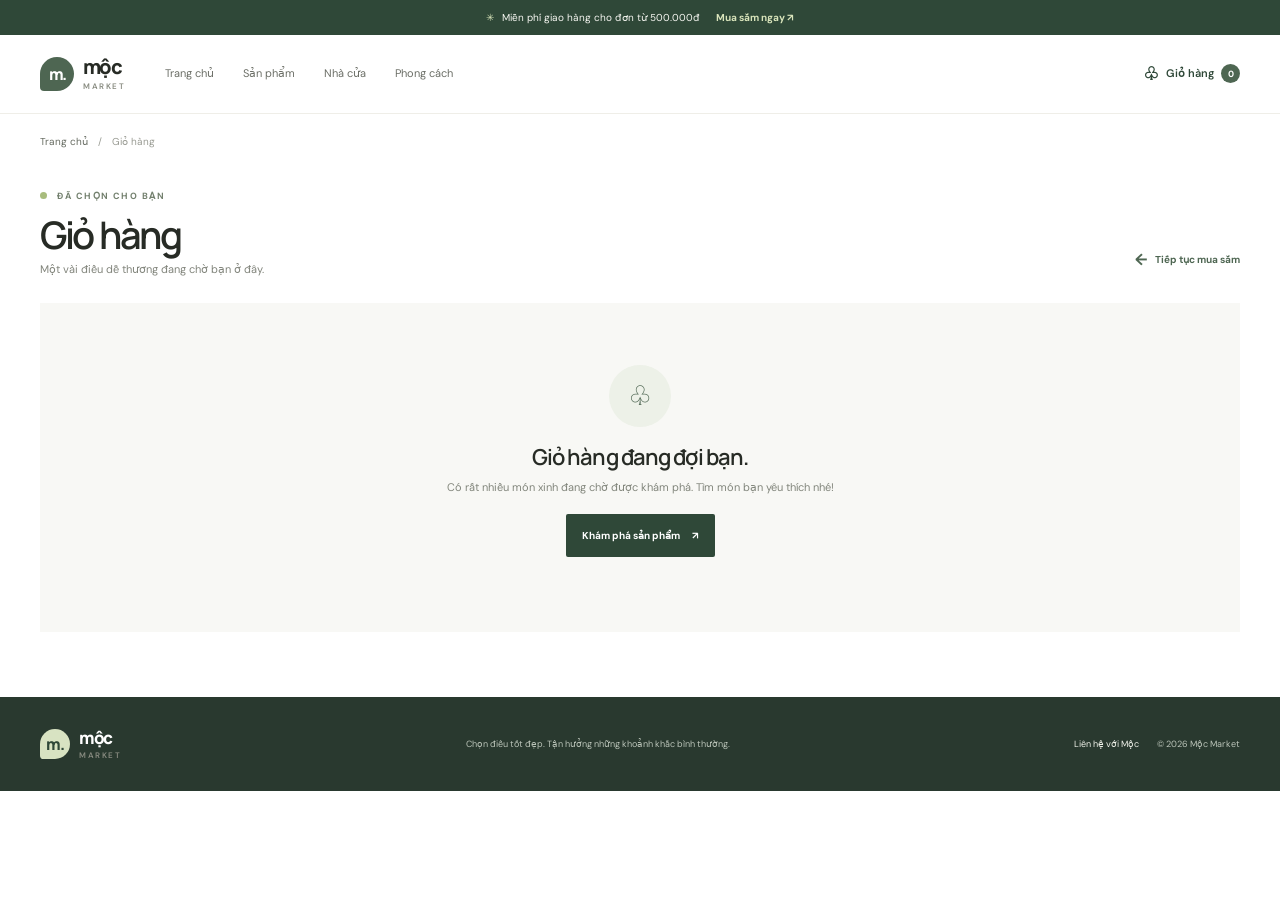
<file: cart.html>
<!doctype html>
<html lang="vi">
<head>
  <meta charset="utf-8">
  <meta name="viewport" content="width=device-width, initial-scale=1">
  <meta name="theme-color" content="#f7f6f2">
  <meta name="description" content="Xem lại và cập nhật những sản phẩm bạn đã chọn tại Mộc Market.">
  <title>Giỏ hàng — Mộc Market</title>
  <link rel="preconnect" href="https://fonts.googleapis.com">
  <link rel="preconnect" href="https://fonts.gstatic.com" crossorigin>
  <link href="https://fonts.googleapis.com/css2?family=DM+Sans:wght@400;500;600;700&family=Manrope:wght@400;500;600;700;800&display=swap" rel="stylesheet">
  <link rel="stylesheet" href="css/cart.css">
  <script defer src="js/cart-page.js"></script>
</head>
<body>
  <div class="announcement"><span>✳</span> Miễn phí giao hàng cho đơn từ 500.000đ <a href="products.html">Mua sắm ngay ↗</a></div>
  <header class="site-header">
    <div class="header-inner">
      <button class="menu-toggle" id="menu-toggle" type="button" aria-label="Mở menu" aria-expanded="false"><span></span><span></span></button>
      <a class="brand" href="index.html" aria-label="Mộc Market - Trang chủ"><span class="brand-mark">m.</span><span>mộc<small>market</small></span></a>
      <nav class="main-nav" id="main-nav" aria-label="Điều hướng chính">
        <a href="index.html">Trang chủ</a><a href="products.html">Sản phẩm</a><a href="products.html?category=Nhà%20cửa">Nhà cửa</a><a href="products.html?category=Thời%20trang">Phong cách</a>
      </nav>
      <a class="cart-link active" href="cart.html" aria-current="page" aria-label="Giỏ hàng"><span aria-hidden="true">♧</span><span class="cart-label">Giỏ hàng</span><b id="header-cart-count">0</b></a>
    </div>
  </header>

  <main class="page-shell">
    <nav class="breadcrumbs" aria-label="Đường dẫn"><a href="index.html">Trang chủ</a><span>/</span><span>Giỏ hàng</span></nav>
    <section class="cart-page">
      <div class="page-heading">
        <div><span class="eyebrow"><i></i> ĐÃ CHỌN CHO BẠN</span><h1>Giỏ hàng <span id="cart-count"></span></h1><p>Một vài điều dễ thương đang chờ bạn ở đây.</p></div>
        <a class="continue-link" href="products.html"><span>←</span> Tiếp tục mua sắm</a>
      </div>
      <div id="cart-content" aria-live="polite"></div>
    </section>

  </main>

  <footer class="site-footer"><div class="footer-inner"><a class="brand footer-brand" href="index.html"><span class="brand-mark">m.</span><span>mộc<small>market</small></span></a><p>Chọn điều tốt đẹp. Tận hưởng những khoảnh khắc bình thường.</p><div><a href="mailto:xinchao@mocmarket.vn">Liên hệ với Mộc</a><span>© 2026 Mộc Market</span></div></div></footer>
  <div class="toast" id="toast" role="status"></div>
</body>
</html>
</file>
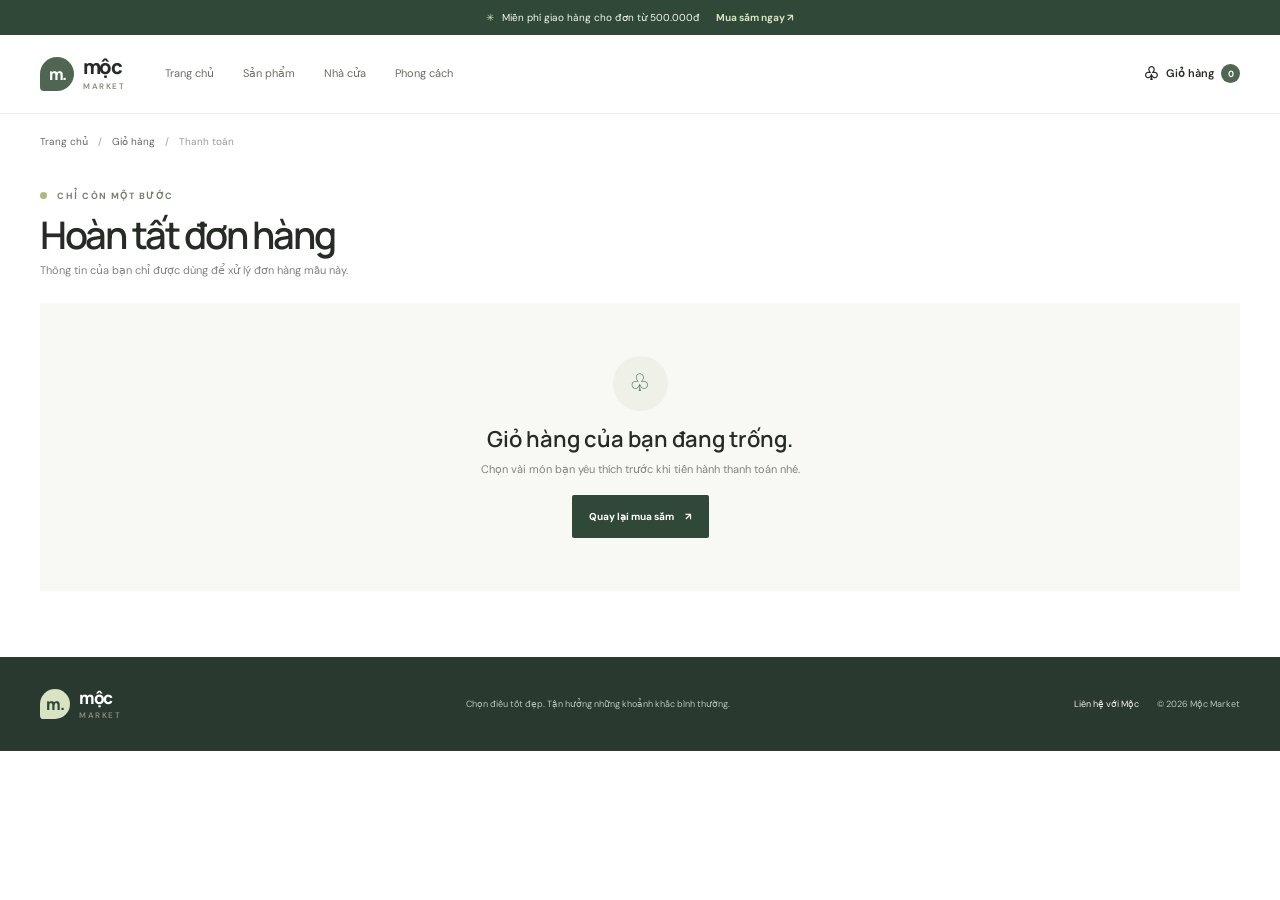
<file: checkout.html>
<!doctype html>
<html lang="vi">
  <head>
    <meta charset="utf-8" />
    <meta name="viewport" content="width=device-width, initial-scale=1" />
    <meta name="theme-color" content="#f7f6f2" />
    <title>Thanh toán — Mộc Market</title>
    <link rel="preconnect" href="https://fonts.googleapis.com" />
    <link rel="preconnect" href="https://fonts.gstatic.com" crossorigin />
    <link
      href="https://fonts.googleapis.com/css2?family=DM+Sans:wght@400;500;600;700&family=Manrope:wght@400;500;600;700;800&display=swap"
      rel="stylesheet"
    />
    <link rel="stylesheet" href="css/checkout.css" />
    <script defer src="js/checkout-page.js"></script>
  </head>
  <body>
    <div class="announcement"><span>✳</span> Miễn phí giao hàng cho đơn từ 500.000đ <a href="products.html">Mua sắm ngay ↗</a></div>
    <header class="site-header">
      <div class="header-inner">
        <button class="menu-toggle" id="menu-toggle" type="button" aria-label="Mở menu" aria-expanded="false"><span></span><span></span></button>
        <a class="brand" href="index.html" aria-label="Mộc Market - Trang chủ"><span class="brand-mark">m.</span><span>mộc<small>market</small></span></a>
        <nav class="main-nav" id="main-nav" aria-label="Điều hướng chính"><a href="index.html">Trang chủ</a><a href="products.html">Sản phẩm</a><a href="products.html?category=Nhà%20cửa">Nhà cửa</a><a href="products.html?category=Thời%20trang">Phong cách</a></nav>
        <a class="cart-link" href="cart.html" aria-label="Giỏ hàng"><span aria-hidden="true">♧</span><span class="cart-label">Giỏ hàng</span><b id="header-cart-count">0</b></a>
      </div>
    </header>
    <main class="page-shell">
      <nav class="breadcrumbs" aria-label="Đường dẫn"><a href="index.html">Trang chủ</a><span>/</span><a href="cart.html">Giỏ hàng</a><span>/</span><span>Thanh toán</span></nav>
      <section class="checkout-page">
        <div class="checkout-heading"><span class="eyebrow"><i></i> CHỈ CÒN MỘT BƯỚC</span><h1>Hoàn tất đơn hàng</h1><p>Thông tin của bạn chỉ được dùng để xử lý đơn hàng mẫu này.</p></div>
        <div id="checkout-content" aria-live="polite"></div>
      </section>
      <section class="order-success" id="order-success" hidden aria-live="polite"></section>
    </main>
    <footer class="site-footer"><div class="footer-inner"><a class="brand footer-brand" href="index.html"><span class="brand-mark">m.</span><span>mộc<small>market</small></span></a><p>Chọn điều tốt đẹp. Tận hưởng những khoảnh khắc bình thường.</p><div><a href="mailto:xinchao@mocmarket.vn">Liên hệ với Mộc</a><span>© 2026 Mộc Market</span></div></div></footer>
    <div class="toast" id="toast" role="status"></div>
  </body>
</html>
</file>
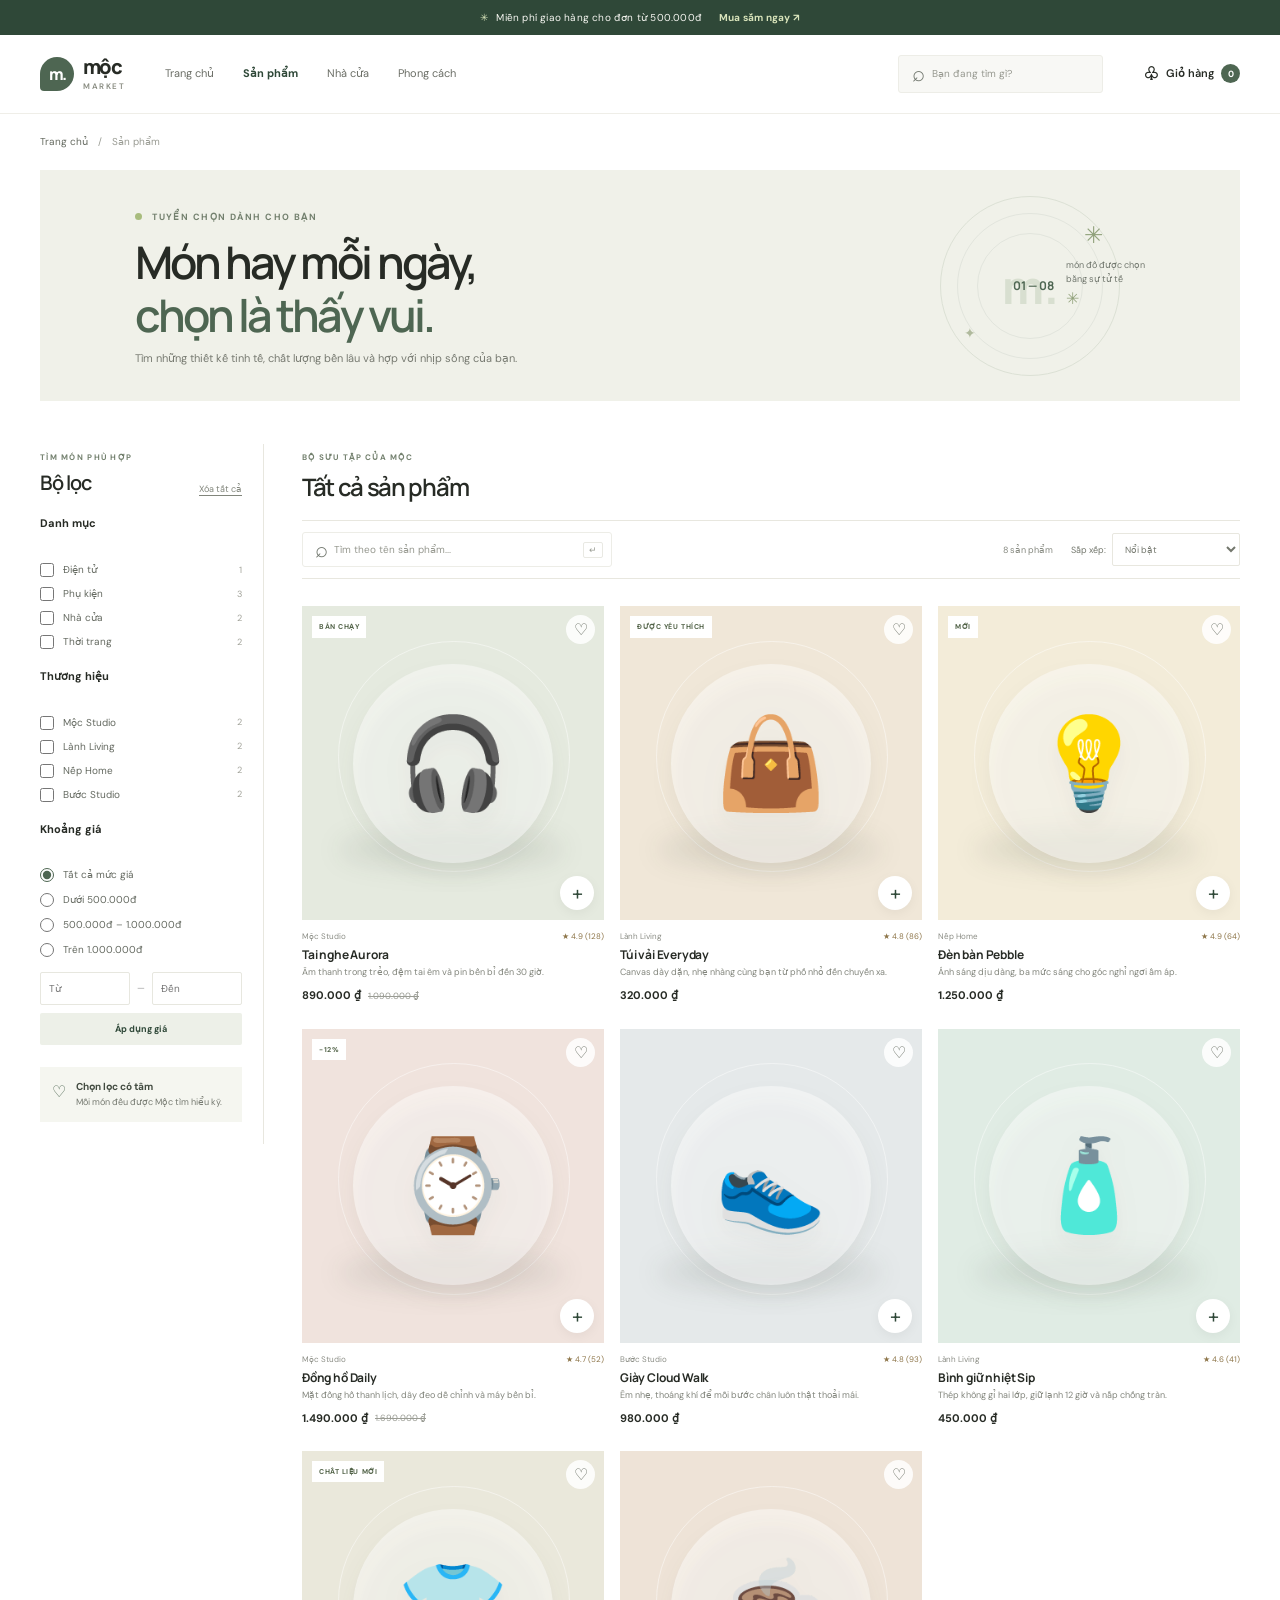
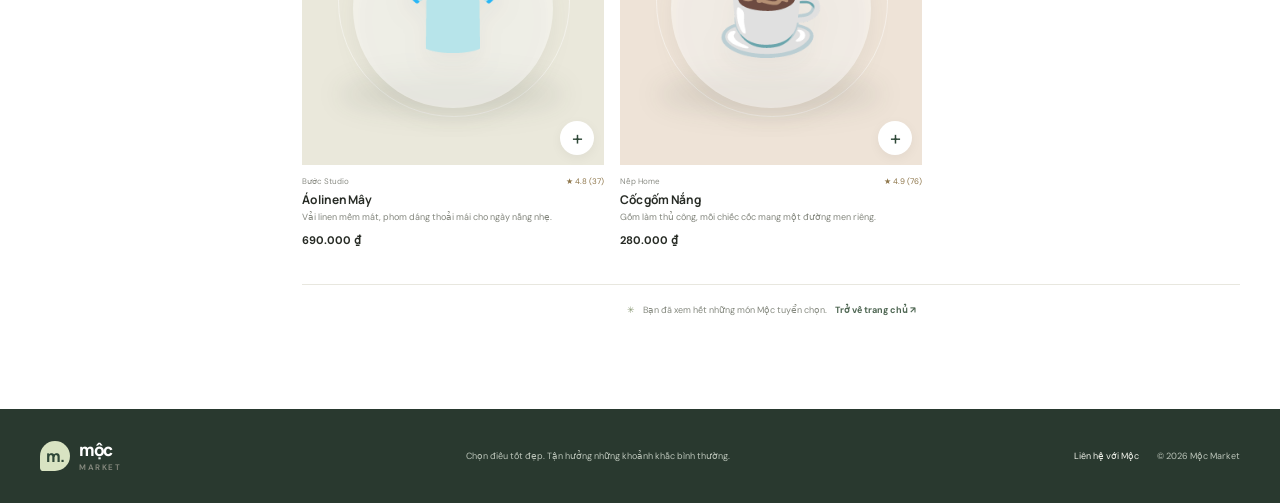
<file: products.html>
<!doctype html>
<html lang="vi">
<head>
  <meta charset="utf-8">
  <meta name="viewport" content="width=device-width, initial-scale=1">
  <meta name="theme-color" content="#f7f6f2">
  <meta name="description" content="Khám phá các sản phẩm được tuyển chọn tại Mộc Market. Lọc theo danh mục, thương hiệu, giá và đánh giá.">
  <title>Sản phẩm được tuyển chọn — Mộc Market</title>
  <link rel="preconnect" href="https://fonts.googleapis.com">
  <link rel="preconnect" href="https://fonts.gstatic.com" crossorigin>
  <link href="https://fonts.googleapis.com/css2?family=DM+Sans:wght@400;500;600;700&family=Manrope:wght@400;500;600;700;800&display=swap" rel="stylesheet">
  <link rel="stylesheet" href="css/products.css">
  <script defer src="js/products-page.js"></script>
</head>
<body>
  <div class="announcement"><span>✳</span> Miễn phí giao hàng cho đơn từ 500.000đ <a href="#catalog">Mua sắm ngay ↗</a></div>
  <header class="site-header">
    <div class="header-inner">
      <button class="menu-toggle" id="menu-toggle" type="button" aria-label="Mở menu" aria-expanded="false"><span></span><span></span></button>
      <a class="brand" href="index.html" aria-label="Mộc Market - Trang chủ"><span class="brand-mark">m.</span><span>mộc<small>market</small></span></a>
      <nav class="main-nav" id="main-nav" aria-label="Điều hướng chính">
        <a href="index.html">Trang chủ</a><a class="active" href="products.html" aria-current="page">Sản phẩm</a><a href="products.html?category=Nhà%20cửa">Nhà cửa</a><a href="products.html?category=Thời%20trang">Phong cách</a>
      </nav>
      <form class="header-search" id="header-search" role="search"><button type="submit" aria-label="Tìm kiếm">⌕</button><input type="search" name="q" placeholder="Bạn đang tìm gì?" aria-label="Tìm kiếm sản phẩm"></form>
      <a class="cart-link" href="cart.html" aria-label="Giỏ hàng"><span aria-hidden="true">♧</span><span class="cart-label">Giỏ hàng</span><b id="cart-count">0</b></a>
    </div>
  </header>

  <main>
    <div class="breadcrumbs"><a href="index.html">Trang chủ</a><span>/</span><span>Sản phẩm</span></div>
    <section class="catalog-hero">
      <div class="catalog-hero-copy"><span class="eyebrow"><i></i> TUYỂN CHỌN DÀNH CHO BẠN</span><h1>Món hay mỗi ngày,<br><em>chọn là thấy vui.</em></h1><p>Tìm những thiết kế tinh tế, chất lượng bền lâu và hợp với nhịp sống của bạn.</p></div>
      <div class="hero-note"><span>01 — 08</span><span>món đồ được chọn<br>bằng sự tử tế</span><i>✳</i></div>
      <div class="hero-decoration" aria-hidden="true"><span>✳</span><span>✦</span><span>m.</span></div>
    </section>

    <section class="shop-layout" id="catalog" aria-label="Danh mục sản phẩm">
      <aside class="filter-panel" id="filter-panel">
        <div class="filter-top"><div><span class="eyebrow">TÌM MÓN PHÙ HỢP</span><h2>Bộ lọc</h2></div><button type="button" class="clear-filters" id="clear-filters">Xóa tất cả</button></div>
        <fieldset><legend>Danh mục</legend><div class="filter-list" id="category-options"></div></fieldset>
        <fieldset><legend>Thương hiệu</legend><div class="filter-list" id="brand-options"></div></fieldset>
        <fieldset><legend>Khoảng giá</legend>
          <label class="price-preset"><input type="radio" name="price" value="all" checked><span>Tất cả mức giá</span></label>
          <label class="price-preset"><input type="radio" name="price" value="under500"><span>Dưới 500.000đ</span></label>
          <label class="price-preset"><input type="radio" name="price" value="500to1000"><span>500.000đ – 1.000.000đ</span></label>
          <label class="price-preset"><input type="radio" name="price" value="over1000"><span>Trên 1.000.000đ</span></label>
          <div class="price-custom"><label><span class="sr-only">Giá thấp nhất</span><input id="min-price" type="number" min="0" placeholder="Từ"></label><span>—</span><label><span class="sr-only">Giá cao nhất</span><input id="max-price" type="number" min="0" placeholder="Đến"></label></div>
          <button class="apply-price" id="apply-price" type="button">Áp dụng giá</button>
        </fieldset>
        <div class="filter-promise"><span>♡</span><p><strong>Chọn lọc có tâm</strong><br>Mỗi món đều được Mộc tìm hiểu kỹ.</p></div>
      </aside>

      <div class="catalog-main">
        <div class="catalog-heading">
          <div><span class="eyebrow">BỘ SƯU TẬP CỦA MỘC</span><h2>Tất cả sản phẩm</h2></div>
          <button class="mobile-filter-button" id="mobile-filter-button" type="button" aria-expanded="false">☷ <span>Bộ lọc</span></button>
        </div>
        <div class="catalog-tools">
          <form class="catalog-search" id="catalog-search"><button type="submit" aria-label="Tìm kiếm">⌕</button><input id="search-input" type="search" placeholder="Tìm theo tên sản phẩm..." aria-label="Tìm theo tên sản phẩm"><kbd>↵</kbd></form>
          <div class="toolbar-right"><span id="result-count" aria-live="polite"></span><label class="sort-control"><span>Sắp xếp:</span><select id="sort-products" aria-label="Sắp xếp sản phẩm"><option value="featured">Nổi bật</option><option value="price-asc">Giá: thấp đến cao</option><option value="price-desc">Giá: cao đến thấp</option><option value="rating">Đánh giá cao nhất</option><option value="name">Tên A – Z</option></select></label></div>
        </div>
        <div id="active-filters" class="active-filters" aria-live="polite"></div>
        <div class="product-grid" id="product-grid"></div>
        <div class="empty-state" id="empty-state" hidden><span>⌕</span><h2>Chưa tìm thấy món phù hợp</h2><p>Thử thay đổi từ khóa hoặc bỏ bớt bộ lọc nhé.</p><button class="button button-dark" id="reset-empty" type="button">Xóa bộ lọc</button></div>
        <div class="catalog-end" id="catalog-end"><span>✳</span><p>Bạn đã xem hết những món Mộc tuyển chọn.</p><a href="index.html">Trở về trang chủ ↗</a></div>
      </div>
    </section>
  </main>

  <footer class="site-footer"><div class="footer-inner"><a class="brand footer-brand" href="index.html"><span class="brand-mark">m.</span><span>mộc<small>market</small></span></a><p>Chọn điều tốt đẹp. Tận hưởng những khoảnh khắc bình thường.</p><div><a href="mailto:xinchao@mocmarket.vn">Liên hệ với Mộc</a><span>© 2026 Mộc Market</span></div></div></footer>
  <div class="toast" id="toast" role="status" aria-live="polite"></div>
</body>
</html>
</file>
<file: css/cart.css>
:root{--ink:#272b25;--muted:#777b71;--line:#e8e7df;--green:#4e6652;--dark:#2f4838;--font:"DM Sans",sans-serif;--display:"Manrope",sans-serif}
*{box-sizing:border-box}html{scroll-behavior:smooth}body{margin:0;color:var(--ink);background:#fff;font:14px/1.6 var(--font);-webkit-font-smoothing:antialiased}a{color:inherit;text-decoration:none}button,input,select,textarea{color:inherit;font:inherit}button{cursor:pointer}[hidden]{display:none!important}
.announcement{min-height:35px;display:flex;align-items:center;justify-content:center;gap:8px;padding:5px 10px;color:#f8f8f3;background:var(--dark);font-size:10px}.announcement>span{color:#d9e4bb}.announcement a{margin-left:8px;color:#d9e4bb;font-weight:700}
.site-header{position:relative;z-index:4;border-bottom:1px solid #efeee8;background:#fff}.header-inner{width:min(1200px,calc(100% - 64px));height:78px;display:flex;align-items:center;gap:40px;margin:auto}.brand{display:inline-flex;align-items:center;gap:9px;flex:none;font:800 20px/1 var(--display);letter-spacing:-.08em}.brand-mark{width:34px;height:34px;display:grid;place-items:center;border-radius:50% 50% 50% 12%;background:var(--green);color:white;font-size:16px}.brand small{display:block;margin-top:4px;color:#888b80;font:600 8px var(--font);letter-spacing:.19em;text-transform:uppercase}.main-nav{display:flex;align-items:center;gap:29px;margin-right:auto}.main-nav a{color:#6b6e66;font-size:11px;transition:color .2s}.main-nav a:hover,.main-nav a.active,.cart-link.active{color:var(--dark)}.main-nav a.active{font-weight:700}.cart-link{display:flex;align-items:center;gap:7px;white-space:nowrap;font-size:11px;font-weight:600}.cart-link>span:first-child{font-size:18px}.cart-link b{min-width:19px;height:19px;display:grid;place-items:center;padding:0 4px;border-radius:50%;background:var(--green);color:white;font-size:9px}.menu-toggle{display:none}
.page-shell{width:min(1200px,calc(100% - 64px));min-height:55vh;margin:auto}.breadcrumbs{display:flex;gap:10px;padding:20px 0;color:#999b93;font-size:10px}.breadcrumbs a{color:#656a60}.cart-page{padding:13px 0 65px}.page-heading{display:flex;align-items:end;justify-content:space-between;gap:20px;margin-bottom:24px}.eyebrow{color:#73806e;font-size:9px;font-weight:700;letter-spacing:.16em}.eyebrow i{display:inline-block;width:7px;height:7px;margin-right:7px;border-radius:50%;background:#a8bc7d}.page-heading h1{margin:7px 0 3px;font:600 clamp(29px,4vw,38px)/1.2 var(--display);letter-spacing:-.06em}.page-heading h1 span{color:#989d91;font:500 15px var(--font);letter-spacing:0}.page-heading p,.checkout-heading p{margin:0;color:#81847b;font-size:11px}.continue-link{display:flex;align-items:center;gap:8px;padding-bottom:6px;color:var(--green);font-size:10px;font-weight:700}.continue-link span{font-size:16px}
.cart-layout{display:grid;grid-template-columns:minmax(0,1fr) 300px;align-items:start;gap:35px}.cart-table-head{display:grid;grid-template-columns:minmax(190px,1fr) 105px 116px 105px;gap:12px;padding:11px 0;color:#81847b;border-bottom:1px solid var(--line);font-size:9px}.cart-row{min-height:116px;display:grid;grid-template-columns:72px minmax(110px,1fr) 105px 116px 105px;align-items:center;gap:12px;border-bottom:1px solid var(--line)}.item-image{width:70px;height:74px;display:grid;place-items:center;overflow:hidden;background:var(--tone,#edf0e8)}.item-image span{font-size:34px}.item-info{display:flex;flex-direction:column;align-items:flex-start}.item-name{font:700 11px var(--display)}.item-brand{margin-top:3px;color:#898c83;font-size:9px}.remove-item{margin-top:6px;padding:0;color:#8a8d83;background:none;border:0;font-size:9px;text-decoration:underline;text-underline-offset:2px}.item-price,.item-total{font-size:10px}.item-total{font-weight:700}.quantity-control{height:31px;width:max-content;display:flex;align-items:center;border:1px solid var(--line)}.quantity-control button{width:29px;height:100%;color:#5c6258;background:transparent;border:0;font-size:14px}.quantity-control input{width:24px;padding:0;text-align:center;background:transparent;border:0;outline:0;font-size:10px}
.order-summary{padding:20px;background:#f7f7f3}.order-summary h2{margin:0 0 16px;font:700 15px var(--display)}.summary-line,.summary-total{display:flex;align-items:center;justify-content:space-between;gap:10px;padding:8px 0;color:#73776e;font-size:10px}.summary-total{margin-top:7px;padding-top:14px;color:var(--ink);border-top:1px solid #e0e1da}.summary-total strong{font-size:16px}.summary-note{margin:0 0 13px;color:#90938b;font-size:8px}.promo-form{display:flex;gap:5px;margin:14px 0 16px}.promo-form input{width:100%;min-width:0;height:33px;padding:0 8px;outline-color:var(--green);border:1px solid var(--line);font-size:9px}.promo-form button{padding:0 9px;color:var(--dark);background:#edf0e8;border:0;font-size:9px;font-weight:700}.button{min-height:43px;display:inline-flex;align-items:center;justify-content:center;gap:12px;padding:0 15px;border:1px solid transparent;border-radius:2px;font-size:10px;font-weight:700}.button-dark{color:#fff;background:var(--dark)}.button-dark:hover{background:#233b2d}.button-outline{color:var(--dark);background:#fff;border-color:#dfe0d8}.checkout-button{width:100%;justify-content:space-between}.secure-note{margin:13px 0 0;color:#83887f;text-align:center;font-size:8px}.shipping-progress{margin:15px 0;padding:11px;background:#eef2e9;color:#697663;font-size:9px}.shipping-progress strong{color:#415841}.progress-track{height:4px;margin-top:8px;overflow:hidden;background:#dfe5d8;border-radius:8px}.progress-track span{height:100%;display:block;background:#779071;border-radius:8px;transition:width .25s}
.empty-cart{padding:62px 15px 75px;text-align:center;background:#f8f8f5}.empty-icon{width:62px;height:62px;display:grid;place-items:center;margin:0 auto 15px;border-radius:50%;background:#edf1e8;color:var(--green);font-size:27px}.empty-cart h2{margin:0 0 7px;font:600 22px var(--display);letter-spacing:-.04em}.empty-cart p{max-width:390px;margin:0 auto 18px;color:#82867c;font-size:11px}.empty-cart .button{width:auto}
.checkout-section{margin:0 0 70px;padding:28px clamp(17px,4vw,42px);background:#f7f8f4}.checkout-heading{margin-bottom:19px}.checkout-heading h2{margin:5px 0;font:600 23px var(--display);letter-spacing:-.05em}.checkout-form{display:grid;grid-template-columns:1fr 1fr;gap:13px}.checkout-form>label{display:grid;align-content:start;gap:5px;color:#555b51;font-size:10px;font-weight:600}.checkout-form>label span{color:#8b8e86;font-weight:400}.checkout-form input:not([type=radio]),.checkout-form textarea{width:100%;min-height:39px;padding:9px 10px;outline-color:var(--green);background:#fff;border:1px solid #e3e5dd;border-radius:2px;font-size:10px;font-weight:400}.checkout-form textarea{resize:vertical}.form-full{grid-column:1/-1}.payment-options{display:grid;grid-template-columns:1fr 1fr;gap:9px;margin:4px 0 0;padding:0;border:0}.payment-options legend{margin-bottom:8px;font-size:10px;font-weight:700}.payment-options label{min-height:58px;display:flex;align-items:center;gap:9px;padding:9px;background:#fff;border:1px solid var(--line);cursor:pointer}.payment-options input{accent-color:var(--green)}.payment-options strong,.payment-options small{display:block}.payment-options strong{font-size:9px}.payment-options small{margin-top:2px;color:#868a81;font-size:8px}.checkout-actions{display:flex;justify-content:flex-end;gap:9px;margin-top:4px}.order-success{max-width:610px;margin:22px auto 75px;padding:42px 22px;text-align:center;background:#f5f7f1}.success-icon{width:52px;height:52px;display:grid;place-items:center;margin:0 auto 14px;border-radius:50%;background:var(--green);color:#fff;font-size:22px}.order-success h2{margin:7px 0;font:600 28px var(--display)}.order-success p{max-width:440px;margin:0 auto 17px;color:#777c71;font-size:11px}.toast{position:fixed;z-index:8;right:20px;bottom:20px;max-width:calc(100% - 40px);padding:12px 17px;color:#fff;background:var(--dark);box-shadow:0 8px 28px #0002;opacity:0;pointer-events:none;transform:translateY(8px);transition:opacity .2s,transform .2s;font-size:11px}.toast.is-visible{opacity:1;transform:translateY(0)}
.site-footer{color:#e9ede6;background:#29392f}.footer-inner{width:min(1200px,calc(100% - 64px));min-height:94px;display:flex;align-items:center;justify-content:space-between;gap:20px;margin:auto}.footer-brand{color:#fff;font-size:17px}.footer-brand .brand-mark{width:30px;height:30px;color:var(--dark);background:#d8e3c2}.footer-inner>p{margin:0;color:#bbc4b9;font-size:9px}.footer-inner>div{display:flex;gap:18px;color:#bbc4b9;font-size:9px}.footer-inner>div a{color:#f1f3eb}
@media(max-width:930px){.header-inner{gap:23px}.main-nav{gap:17px}.cart-layout{grid-template-columns:minmax(0,1fr) 260px;gap:20px}.cart-table-head{grid-template-columns:minmax(145px,1fr) 83px 98px 82px;gap:7px}.cart-row{grid-template-columns:60px minmax(95px,1fr) 83px 98px 82px;gap:7px}.item-image{width:58px;height:62px}.item-price,.item-total{font-size:9px}}
@media(max-width:680px){.announcement{min-height:34px;font-size:8px}.header-inner{width:calc(100% - 32px);height:64px;gap:12px}.menu-toggle{width:26px;height:32px;display:flex;flex-direction:column;justify-content:center;gap:5px;padding:3px;background:transparent;border:0}.menu-toggle span{width:19px;height:1px;background:var(--ink)}.brand{gap:6px;font-size:17px}.brand-mark{width:29px;height:29px}.main-nav{position:absolute;top:63px;right:0;left:0;display:none;align-items:stretch;gap:0;padding:8px 18px 14px;background:#fff;box-shadow:0 12px 20px #0000000d}.main-nav.is-open{display:flex;flex-direction:column}.main-nav a{padding:10px 0;border-bottom:1px solid #f0f0eb}.cart-label{display:none}.cart-link{margin-left:auto}.page-shell,.footer-inner{width:calc(100% - 32px)}.breadcrumbs{padding:14px 0;font-size:9px}.cart-page{padding:10px 0 42px}.page-heading{align-items:flex-start;flex-direction:column;gap:8px;margin-bottom:17px}.page-heading h1{font-size:30px}.page-heading p{font-size:10px}.continue-link{padding:0;font-size:9px}.cart-layout{grid-template-columns:1fr;gap:17px}.cart-table-head{display:none}.cart-row{position:relative;min-height:101px;grid-template-columns:62px minmax(0,1fr);gap:0 10px;padding:12px 0 39px}.item-image{width:61px;height:65px;grid-row:1/4}.item-info{align-self:start;padding-top:2px}.item-name{max-width:calc(100% - 75px);font-size:10px}.item-brand{font-size:8px}.remove-item{margin-top:3px;font-size:8px}.item-price{position:absolute;top:14px;right:0;font-size:9px}.quantity-control{position:absolute;right:0;bottom:12px;height:29px}.quantity-control button{width:27px}.quantity-control input{width:22px}.item-total{display:none}.order-summary{padding:17px}.checkout-section{margin-bottom:45px;padding:20px 15px}.checkout-form{grid-template-columns:1fr;gap:10px}.form-full{grid-column:1}.payment-options{grid-template-columns:1fr}.checkout-actions{flex-direction:column-reverse}.checkout-actions .button{width:100%}.footer-inner{min-height:125px;flex-wrap:wrap;justify-content:flex-start;gap:8px 15px;padding-block:19px}.footer-inner>p{width:100%;order:2}.footer-inner>div{margin-left:auto;flex-direction:column;gap:2px;text-align:right;font-size:8px}.footer-brand{font-size:15px}.footer-brand .brand-mark{width:27px;height:27px}.empty-cart{padding:43px 13px 49px}.order-success{padding:31px 15px;margin:10px auto 48px}}
</file>
<file: css/checkout.css>
:root{--ink:#272b25;--muted:#777b71;--line:#e8e7df;--green:#4e6652;--dark:#2f4838;--font:"DM Sans",sans-serif;--display:"Manrope",sans-serif}
*{box-sizing:border-box}html{scroll-behavior:smooth}body{margin:0;color:var(--ink);background:#fff;font:14px/1.6 var(--font);-webkit-font-smoothing:antialiased}a{color:inherit;text-decoration:none}button,input,select,textarea{color:inherit;font:inherit}button{cursor:pointer}[hidden]{display:none!important}
.announcement{min-height:35px;display:flex;align-items:center;justify-content:center;gap:8px;padding:5px 10px;color:#f8f8f3;background:var(--dark);font-size:10px}.announcement>span{color:#d9e4bb}.announcement a{margin-left:8px;color:#d9e4bb;font-weight:700}.site-header{position:relative;z-index:4;border-bottom:1px solid #efeee8;background:#fff}.header-inner{width:min(1200px,calc(100% - 64px));height:78px;display:flex;align-items:center;gap:40px;margin:auto}.brand{display:inline-flex;align-items:center;gap:9px;flex:none;font:800 20px/1 var(--display);letter-spacing:-.08em}.brand-mark{width:34px;height:34px;display:grid;place-items:center;border-radius:50% 50% 50% 12%;background:var(--green);color:white;font-size:16px}.brand small{display:block;margin-top:4px;color:#888b80;font:600 8px var(--font);letter-spacing:.19em;text-transform:uppercase}.main-nav{display:flex;align-items:center;gap:29px;margin-right:auto}.main-nav a{color:#6b6e66;font-size:11px}.main-nav a:hover{color:var(--dark)}.cart-link{display:flex;align-items:center;gap:7px;white-space:nowrap;font-size:11px;font-weight:600}.cart-link>span:first-child{font-size:18px}.cart-link b{min-width:19px;height:19px;display:grid;place-items:center;padding:0 4px;border-radius:50%;background:var(--green);color:white;font-size:9px}.menu-toggle{display:none}
.page-shell{width:min(1200px,calc(100% - 64px));min-height:53vh;margin:auto}.breadcrumbs{display:flex;gap:10px;padding:20px 0;color:#999b93;font-size:10px}.breadcrumbs a{color:#656a60}.checkout-page{padding:13px 0 66px}.checkout-heading{margin-bottom:23px}.eyebrow{color:#73806e;font-size:9px;font-weight:700;letter-spacing:.16em}.eyebrow i{display:inline-block;width:7px;height:7px;margin-right:7px;border-radius:50%;background:#a8bc7d}.checkout-heading h1{margin:7px 0 4px;font:600 clamp(29px,4vw,38px)/1.2 var(--display);letter-spacing:-.06em}.checkout-heading p{margin:0;color:#81847b;font-size:11px}
.checkout-layout{display:grid;grid-template-columns:minmax(0,1fr) 340px;align-items:start;gap:38px}.checkout-form-sections{display:grid;gap:25px}.form-section{padding:22px;background:#f8f8f5}.form-section h2{display:flex;align-items:center;gap:10px;margin:0 0 17px;font:600 16px var(--display)}.step-number{color:#829176;font:700 10px var(--font);letter-spacing:.08em}.form-grid{display:grid;grid-template-columns:1fr 1fr;gap:13px}.form-field{display:grid;align-content:start;gap:6px;color:#555b51;font-size:10px;font-weight:600}.form-field>span{color:#90938a;font-weight:400}.field-full{grid-column:1/-1}.form-field input,.form-field textarea{width:100%;min-height:40px;padding:9px 10px;outline-color:var(--green);background:#fff;border:1px solid #e3e5dd;border-radius:2px;font-size:10px;font-weight:400}.form-field textarea{resize:vertical}.form-field input::placeholder,.form-field textarea::placeholder{color:#a3a69d}.payment-list{display:grid;gap:9px}.payment-option{min-height:66px;display:flex;align-items:center;gap:11px;padding:12px;background:white;border:1px solid var(--line);cursor:pointer}.payment-option:has(input:checked){border-color:#829477;background:#fcfdf9}.payment-option>input{accent-color:var(--green)}.payment-icon{width:34px;height:34px;display:grid;place-items:center;flex:none;border-radius:50%;background:#eff2e9;color:var(--green);font-size:16px}.payment-option strong,.payment-option small{display:block}.payment-option strong{font-size:10px}.payment-option small{margin-top:3px;color:#888c82;font-size:9px}
.order-summary{position:sticky;top:20px;padding:21px;background:#f7f7f3}.order-summary h2{margin:0 0 17px;font:700 15px var(--display)}.checkout-items{display:grid;gap:12px;margin-bottom:15px;padding-bottom:15px;border-bottom:1px solid #e0e1da}.checkout-item{display:grid;grid-template-columns:46px minmax(0,1fr) auto;align-items:center;gap:9px}.checkout-item-visual{width:46px;height:46px;display:grid;place-items:center;background:var(--tone,#edf0e8);font-size:23px}.checkout-item-name{font-size:9px;font-weight:700}.checkout-item-detail{display:block;margin-top:2px;color:#85897f;font-size:8px}.checkout-item-price{white-space:nowrap;font-size:9px}.summary-line,.summary-total{display:flex;align-items:center;justify-content:space-between;gap:10px;padding:8px 0;color:#74776e;font-size:10px}.summary-total{margin-top:7px;padding-top:14px;color:var(--ink);border-top:1px solid #e0e1da}.summary-total strong{font-size:16px}.free-shipping-note{margin:10px 0;padding:10px;color:#687760;background:#eef2e9;font-size:9px}.secure-note{margin:12px 0 0;color:#858a80;text-align:center;font-size:8px}.form-actions{display:flex;justify-content:space-between;gap:10px;margin-top:18px}.button{min-height:43px;display:inline-flex;align-items:center;justify-content:center;gap:11px;padding:0 16px;border:1px solid transparent;border-radius:2px;font-size:10px;font-weight:700}.button-dark{color:white;background:var(--dark)}.button-dark:hover{background:#233b2d}.button-outline{color:var(--dark);background:#fff;border-color:#dfe0d8}.submit-order{width:100%;justify-content:space-between;margin-top:16px}.empty-checkout{padding:53px 18px;text-align:center;background:#f8f8f5}.empty-checkout-icon,.success-icon{width:55px;height:55px;display:grid;place-items:center;margin:0 auto 13px;border-radius:50%;background:#edf1e8;color:var(--green);font-size:24px}.empty-checkout h2,.order-success h2{margin:0 0 7px;font:600 22px var(--display)}.empty-checkout p,.order-success p{max-width:410px;margin:0 auto 17px;color:#81857b;font-size:11px}.order-success{max-width:590px;margin:22px auto 68px;padding:42px 20px;text-align:center;background:#f5f7f1}.success-icon{color:white;background:var(--green)}.order-success h2{font-size:27px}.toast{position:fixed;z-index:8;right:20px;bottom:20px;max-width:calc(100% - 40px);padding:12px 17px;color:#fff;background:var(--dark);box-shadow:0 8px 28px #0002;opacity:0;pointer-events:none;transform:translateY(8px);transition:opacity .2s,transform .2s;font-size:11px}.toast.is-visible{opacity:1;transform:translateY(0)}
.site-footer{color:#e9ede6;background:#29392f}.footer-inner{width:min(1200px,calc(100% - 64px));min-height:94px;display:flex;align-items:center;justify-content:space-between;gap:20px;margin:auto}.footer-brand{color:#fff;font-size:17px}.footer-brand .brand-mark{width:30px;height:30px;color:var(--dark);background:#d8e3c2}.footer-inner>p{margin:0;color:#bbc4b9;font-size:9px}.footer-inner>div{display:flex;gap:18px;color:#bbc4b9;font-size:9px}.footer-inner>div a{color:#f1f3eb}
@media(max-width:950px){.header-inner{gap:23px}.main-nav{gap:17px}.checkout-layout{grid-template-columns:minmax(0,1fr) 300px;gap:22px}.form-section{padding:17px}}
@media(max-width:680px){.announcement{min-height:34px;font-size:8px}.header-inner{width:calc(100% - 32px);height:64px;gap:12px}.menu-toggle{width:26px;height:32px;display:flex;flex-direction:column;justify-content:center;gap:5px;padding:3px;background:transparent;border:0}.menu-toggle span{width:19px;height:1px;background:var(--ink)}.brand{gap:6px;font-size:17px}.brand-mark{width:29px;height:29px}.main-nav{position:absolute;top:63px;right:0;left:0;display:none;align-items:stretch;gap:0;padding:8px 18px 14px;background:#fff;box-shadow:0 12px 20px #0000000d}.main-nav.is-open{display:flex;flex-direction:column}.main-nav a{padding:10px 0;border-bottom:1px solid #f0f0eb}.cart-label{display:none}.cart-link{margin-left:auto}.page-shell,.footer-inner{width:calc(100% - 32px)}.breadcrumbs{padding:14px 0;font-size:9px}.checkout-page{padding:10px 0 45px}.checkout-heading{margin-bottom:17px}.checkout-heading h1{font-size:30px}.checkout-layout{grid-template-columns:1fr;gap:17px}.checkout-form-sections{gap:15px}.form-section{padding:16px 13px}.form-section h2{font-size:14px}.form-grid{grid-template-columns:1fr;gap:10px}.field-full{grid-column:1}.order-summary{position:static;grid-row:1}.form-actions{flex-direction:column-reverse}.form-actions .button{width:100%}.footer-inner{min-height:125px;flex-wrap:wrap;justify-content:flex-start;gap:8px 15px;padding-block:19px}.footer-inner>p{width:100%;order:2}.footer-inner>div{margin-left:auto;flex-direction:column;gap:2px;text-align:right;font-size:8px}.footer-brand{font-size:15px}.footer-brand .brand-mark{width:27px;height:27px}.order-success{padding:31px 15px;margin:10px auto 48px}}
</file>
<file: css/products.css>
:root{--ink:#272b25;--muted:#777b71;--line:#e8e7df;--green:#4e6652;--dark:#2f4838;--cream:#f7f6f2;--soft:#eff1e9;--font:"DM Sans",sans-serif;--display:"Manrope",sans-serif}
*{box-sizing:border-box}html{scroll-behavior:smooth}body{margin:0;color:var(--ink);background:white;font:14px/1.6 var(--font);-webkit-font-smoothing:antialiased}a{color:inherit;text-decoration:none}button,input,select{font:inherit;color:inherit}button{cursor:pointer}fieldset{min-width:0;margin:0;padding:0;border:0}.sr-only{position:absolute;width:1px;height:1px;overflow:hidden;clip:rect(0,0,0,0);white-space:nowrap}.announcement{height:35px;display:flex;align-items:center;justify-content:center;gap:8px;background:var(--dark);color:#f8f8f3;font-size:10px;letter-spacing:.02em}.announcement>span{color:#d9e4bb}.announcement a{margin-left:9px;color:#d9e4bb;font-weight:700}.site-header{position:relative;z-index:4;border-bottom:1px solid #efeee8;background:#fff}.header-inner{width:min(1200px,calc(100% - 64px));height:78px;display:flex;align-items:center;gap:40px;margin:auto}.brand{display:inline-flex;align-items:center;gap:9px;flex:none;font:800 20px/1 var(--display);letter-spacing:-.08em}.brand-mark{width:34px;height:34px;display:grid;place-items:center;border-radius:50% 50% 50% 12%;background:var(--green);color:white;font-size:16px}.brand small{display:block;margin-top:4px;color:#888b80;font:600 8px var(--font);letter-spacing:.19em;text-transform:uppercase}.main-nav{display:flex;align-items:center;gap:29px;margin-right:auto}.main-nav a{color:#6b6e66;font-size:11px;transition:color .2s}.main-nav a:hover,.main-nav a.active{color:var(--dark)}.main-nav a.active{font-weight:700}.header-search,.catalog-search{height:38px;display:flex;align-items:center;border:1px solid #edede7;background:#f8f8f5;border-radius:3px}.header-search{width:205px;padding:0 9px}.header-search button,.catalog-search button{width:25px;padding:0;background:none;border:0;color:#71776e;font-size:22px;line-height:1}.header-search input,.catalog-search input{width:100%;min-width:0;border:0;outline:0;background:transparent;font-size:10px}.header-search input::placeholder,.catalog-search input::placeholder{color:#96988f}.cart-link{display:flex;align-items:center;gap:7px;white-space:nowrap;font-size:11px;font-weight:600}.cart-link>span:first-child{font-size:18px}.cart-link b{min-width:19px;height:19px;display:grid;place-items:center;padding:0 4px;border-radius:50%;background:var(--green);color:white;font-size:9px}.menu-toggle{display:none}
.breadcrumbs{width:min(1200px,calc(100% - 64px));display:flex;gap:10px;margin:0 auto;padding:20px 0;color:#999b93;font-size:10px}.breadcrumbs a{color:#656a60}.catalog-hero{position:relative;width:min(1200px,calc(100% - 64px));min-height:231px;display:flex;align-items:center;justify-content:space-between;overflow:hidden;margin:auto;background:#f0f1e9;padding:30px 7.4%}.eyebrow{color:#73806e;font-size:9px;font-weight:700;letter-spacing:.16em}.eyebrow i{display:inline-block;width:7px;height:7px;margin-right:7px;border-radius:50%;background:#a8bc7d}.catalog-hero h1{position:relative;z-index:1;margin:10px 0 8px;font:600 clamp(31px,4vw,45px)/1.17 var(--display);letter-spacing:-.065em}.catalog-hero h1 em{color:var(--green);font-style:normal}.catalog-hero-copy>p{max-width:410px;margin:0;color:#777a71;font-size:11px}.hero-note{position:relative;z-index:1;display:grid;grid-template-columns:auto auto;align-items:center;gap:0 12px;color:#71776e}.hero-note>span:first-child{grid-row:span 2;color:var(--green);font:700 12px var(--display)}.hero-note>span:nth-child(2){font-size:9px;line-height:1.5}.hero-note i{grid-column:2;color:#92a27c;font-size:16px;font-style:normal}.hero-decoration{position:absolute;right:10%;top:50%;width:180px;height:180px;transform:translateY(-50%);border:1px solid #dce1d5;border-radius:50%}.hero-decoration:before,.hero-decoration:after{position:absolute;inset:16px;border:1px solid #e2e5dd;border-radius:50%;content:""}.hero-decoration:after{inset:36px}.hero-decoration span:first-child{position:absolute;top:20px;right:16px;color:#91a27c;font-size:23px}.hero-decoration span:nth-child(2){position:absolute;bottom:30px;left:23px;color:#b0ba9d;font-size:14px}.hero-decoration span:nth-child(3){position:absolute;top:50%;left:50%;color:#d8dfd0;font:800 46px var(--display);transform:translate(-50%,-50%)}
.shop-layout{width:min(1200px,calc(100% - 64px));display:grid;grid-template-columns:224px minmax(0,1fr);gap:38px;margin:43px auto 74px}.filter-panel{align-self:start;padding:0 21px 22px 0;border-right:1px solid var(--line)}.filter-top{display:flex;align-items:end;justify-content:space-between;margin-bottom:19px}.filter-top h2{margin:3px 0 0;font:600 20px var(--display);letter-spacing:-.05em}.filter-top .eyebrow{font-size:8px}.clear-filters{padding:0;color:#81857b;background:transparent;border:0;font-size:9px;text-decoration:underline;text-underline-offset:3px}.filter-panel fieldset{padding:17px 0 18px;border-top:1px solid var(--line)}.filter-panel legend{width:100%;padding:0 0 12px;font-size:11px;font-weight:700}.filter-list{display:grid;gap:8px}.check-option,.price-preset{display:flex;align-items:center;gap:9px;color:#646960;font-size:10px;cursor:pointer}.check-option input,.price-preset input{width:14px;height:14px;margin:0;accent-color:var(--green)}.check-option small{margin-left:auto;color:#a0a198;font-size:9px}.price-preset{margin:0 0 9px}.price-custom{display:flex;align-items:center;gap:7px;margin-top:14px}.price-custom label{min-width:0;flex:1}.price-custom input{width:100%;height:33px;padding:0 8px;border:1px solid #e7e7df;outline-color:var(--green);border-radius:2px;font-size:10px}.price-custom>span{color:#999;font-size:9px}.apply-price{width:100%;height:32px;margin-top:8px;background:#edf0e8;color:var(--dark);border:0;border-radius:2px;font-size:9px;font-weight:700}.filter-promise{display:flex;gap:10px;margin-top:4px;padding:12px;background:#f5f6f0}.filter-promise>span{color:var(--green);font-size:16px}.filter-promise p{margin:0;color:#777b72;font-size:9px;line-height:1.6}.filter-promise strong{color:#424b40;font-size:10px}
.catalog-heading{display:flex;align-items:end;justify-content:space-between;margin:0 0 17px}.catalog-heading h2{margin:4px 0 0;font:600 24px var(--display);letter-spacing:-.055em}.catalog-heading .eyebrow{font-size:8px}.mobile-filter-button{display:none}.catalog-tools{display:flex;align-items:center;justify-content:space-between;gap:14px;padding:11px 0;border-top:1px solid var(--line);border-bottom:1px solid var(--line)}.catalog-search{width:min(310px,44%);height:35px;padding:0 8px;background:#fff}.catalog-search kbd{padding:1px 5px;color:#989b92;border:1px solid #e9e9e3;border-radius:2px;font:9px var(--font)}.toolbar-right{display:flex;align-items:center;gap:18px}.toolbar-right>span{color:#85887f;font-size:9px;white-space:nowrap}.sort-control{display:flex;align-items:center;gap:6px;color:#73776d;font-size:9px;white-space:nowrap}.sort-control select{height:33px;padding:0 25px 0 8px;background:#fff;border:1px solid #e8e7df;border-radius:2px;font-size:9px}.active-filters{display:flex;flex-wrap:wrap;gap:6px;padding-top:10px}.filter-chip{display:inline-flex;align-items:center;gap:7px;padding:4px 8px;color:#4c604e;background:#eff2e9;border-radius:2px;font-size:9px}.filter-chip button{padding:0;color:inherit;background:none;border:0;font-size:13px;line-height:1}
.product-grid{display:grid;grid-template-columns:repeat(3,minmax(0,1fr));gap:24px 16px;padding-top:17px}.product-card{min-width:0}.product-visual{position:relative;aspect-ratio:1/1.04;display:grid;place-items:center;overflow:hidden;background:var(--tone,#edf0e8)}.product-visual:before{position:absolute;top:11%;left:12%;width:76%;aspect-ratio:1;border:1px solid #ffffff75;border-radius:50%;content:""}.product-visual:after{position:absolute;right:13%;bottom:16%;width:75%;height:13%;border-radius:50%;background:#28332616;filter:blur(12px);content:""}.product-emoji{position:relative;z-index:1;display:grid;width:66%;aspect-ratio:1;place-items:center;border-radius:50%;background:#ffffff72;font-size:clamp(52px,7vw,91px);filter:drop-shadow(0 12px 10px #36432a20);transition:transform .35s}.product-card:hover .product-emoji{transform:translateY(-5px) rotate(-4deg)}.product-badge{position:absolute;z-index:2;top:10px;left:10px;padding:5px 7px;color:#526348;background:#fff;font-size:7px;font-weight:700;letter-spacing:.08em}.favorite-button{position:absolute;z-index:2;top:9px;right:9px;width:29px;height:29px;display:grid;place-items:center;color:#62685d;background:#ffffffd9;border:0;border-radius:50%;font-size:16px}.favorite-button[aria-pressed=true]{color:#a34c47}.quick-add{position:absolute;z-index:2;right:10px;bottom:10px;width:34px;height:34px;display:grid;place-items:center;color:var(--dark);background:#fff;border:0;border-radius:50%;font-size:20px;box-shadow:0 3px 12px #0000000d;transition:background .2s,color .2s}.quick-add:hover{color:#fff;background:var(--dark)}.product-meta{display:flex;justify-content:space-between;gap:5px;margin-top:10px;color:#8a8c84;font-size:8px}.product-rating{color:#8d7549;white-space:nowrap}.product-title{display:block;margin-top:3px;font:700 12px var(--display);letter-spacing:-.015em}.product-description{display:-webkit-box;overflow:hidden;margin:3px 0 0;color:#83867d;font-size:9px;line-height:1.55;-webkit-box-orient:vertical;-webkit-line-clamp:2}.product-price-row{display:flex;align-items:center;gap:7px;margin-top:7px}.product-price-row strong{font-size:11px}.product-price-row del{color:#9a9c94;font-size:9px}.catalog-end{display:flex;align-items:center;justify-content:center;gap:8px;margin-top:34px;padding:18px 5px;border-top:1px solid var(--line);color:#85897f;font-size:9px}.catalog-end>span{color:#8d9c79}.catalog-end p{margin:0}.catalog-end a{color:var(--green);font-weight:700}.empty-state{padding:75px 10px;text-align:center}.empty-state>span{color:#9aa98c;font-size:39px}.empty-state h2{margin:8px 0;font:600 21px var(--display)}.empty-state p{color:#85877f;font-size:11px}.empty-state[hidden],.catalog-end[hidden]{display:none}.button{min-height:40px;padding:0 17px;border:0;border-radius:2px;font-size:10px;font-weight:700}.button-dark{color:white;background:var(--dark)}.site-footer{color:#e9ede6;background:#29392f}.footer-inner{width:min(1200px,calc(100% - 64px));min-height:94px;display:flex;align-items:center;justify-content:space-between;gap:20px;margin:auto}.footer-brand{color:#fff;font-size:17px}.footer-brand .brand-mark{width:30px;height:30px;color:var(--dark);background:#d8e3c2}.footer-inner>p{margin:0;color:#bbc4b9;font-size:9px}.footer-inner>div{display:flex;gap:18px;color:#bbc4b9;font-size:9px}.footer-inner>div a{color:#f1f3eb}.toast{position:fixed;z-index:8;right:20px;bottom:20px;max-width:calc(100% - 40px);padding:12px 17px;color:#fff;background:var(--dark);box-shadow:0 8px 28px #0002;opacity:0;pointer-events:none;transform:translateY(8px);transition:opacity .2s,transform .2s;font-size:11px}.toast.is-visible{opacity:1;transform:translateY(0)}
@media(max-width:950px){.header-inner{gap:23px}.main-nav{gap:17px}.shop-layout{grid-template-columns:196px minmax(0,1fr);gap:25px}.product-grid{grid-template-columns:repeat(2,minmax(0,1fr))}.hero-decoration{right:8%}.toolbar-right{gap:10px}}
@media(max-width:680px){.announcement{height:auto;min-height:34px;padding:5px 8px;font-size:8px}.header-inner{width:calc(100% - 32px);height:65px;gap:12px}.menu-toggle{width:26px;height:32px;display:flex;flex-direction:column;justify-content:center;gap:5px;padding:3px;background:transparent;border:0}.menu-toggle span{width:19px;height:1px;background:var(--ink)}.brand{gap:6px;font-size:17px}.brand-mark{width:29px;height:29px}.main-nav{position:absolute;top:64px;right:0;left:0;display:none;align-items:stretch;gap:0;padding:8px 18px 14px;background:#fff;box-shadow:0 12px 20px #0000000d}.main-nav.is-open{display:flex;flex-direction:column}.main-nav a{padding:10px 0;border-bottom:1px solid #f0f0eb}.header-search{width:35px;height:34px;margin-left:auto;padding:0 4px;background:transparent;border-color:transparent}.header-search button{width:25px}.header-search input{width:0;padding:0;opacity:0}.header-search:focus-within{position:absolute;z-index:3;right:83px;left:104px;width:auto;padding:0 8px;background:#f8f8f5;border-color:#edede7}.header-search:focus-within input{width:100%;opacity:1}.cart-label{display:none}.cart-link{gap:4px}.breadcrumbs,.catalog-hero,.shop-layout,.footer-inner{width:calc(100% - 32px)}.breadcrumbs{padding:15px 0;font-size:9px}.catalog-hero{min-height:195px;padding:24px 20px}.catalog-hero h1{font-size:31px}.catalog-hero-copy>p{max-width:290px;font-size:10px}.hero-note{display:none}.hero-decoration{right:-50px;width:150px;height:150px;opacity:.65}.shop-layout{grid-template-columns:1fr;gap:0;margin-top:25px;margin-bottom:45px}.filter-panel{display:none;grid-row:2;padding:18px;margin:0 0 14px;background:#f8f8f4;border:1px solid var(--line)}.filter-panel.is-open{display:block}.catalog-main{grid-row:1}.catalog-heading{margin-bottom:13px}.catalog-heading h2{font-size:21px}.catalog-heading .eyebrow{font-size:7px}.mobile-filter-button{display:inline-flex;align-items:center;gap:6px;padding:7px 9px;background:white;border:1px solid var(--line);font-size:9px}.catalog-tools{align-items:flex-start;flex-direction:column;gap:9px;padding:10px 0}.catalog-search{width:100%;height:34px}.toolbar-right{width:100%;justify-content:space-between}.toolbar-right>span,.sort-control{font-size:8px}.sort-control select{height:31px;font-size:8px}.product-grid{gap:19px 10px;padding-top:13px}.product-meta{margin-top:7px;font-size:7px}.product-title{font-size:10px}.product-description{font-size:8px}.product-price-row{margin-top:5px}.product-price-row strong{font-size:10px}.product-badge{top:7px;left:7px;padding:4px 5px;font-size:6px}.favorite-button{top:6px;right:6px;width:26px;height:26px;font-size:14px}.quick-add{right:7px;bottom:7px;width:29px;height:29px}.product-emoji{font-size:clamp(49px,15vw,74px)}.catalog-end{flex-wrap:wrap;gap:6px;font-size:8px}.catalog-end p{width:100%;text-align:center}.footer-inner{min-height:130px;flex-wrap:wrap;justify-content:flex-start;gap:9px 16px;padding-block:20px}.footer-inner>p{width:100%;order:2}.footer-inner>div{margin-left:auto;flex-direction:column;gap:3px;text-align:right;font-size:8px}.footer-brand{font-size:15px}.footer-brand .brand-mark{width:27px;height:27px}}
@media(max-width:370px){.catalog-hero h1{font-size:28px}.product-grid{gap:16px 8px}.toolbar-right{align-items:flex-start;flex-direction:column}.catalog-end a{font-size:8px}}
</file>
